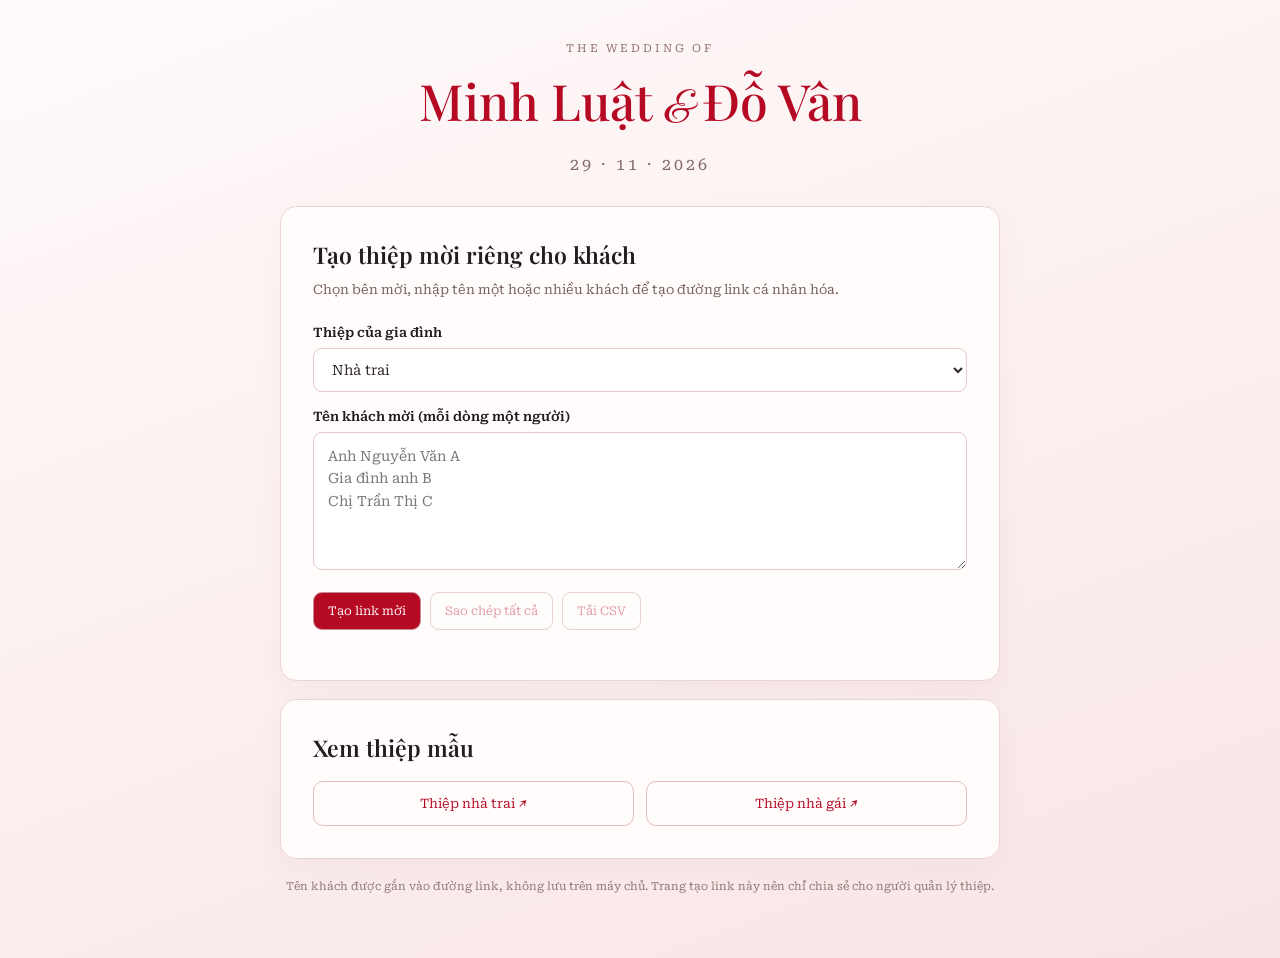
<file: index.html>
<!doctype html><html lang="vi"><head><meta charset="utf-8"><meta name="viewport" content="width=device-width,initial-scale=1"><meta name="theme-color" content="#fff5f4"><title>Thiệp cưới Minh Luật & Đỗ Vân</title><link rel="preconnect" href="https://fonts.googleapis.com"><link rel="preconnect" href="https://fonts.gstatic.com" crossorigin><link href="https://fonts.googleapis.com/css2?family=Great+Vibes&family=Playfair+Display:wght@400;500;600;700&family=Roboto+Serif:wght@400;500;600&display=swap" rel="stylesheet"><link rel="stylesheet" href="./style.css?v=5"></head><body class="home-body"><main class="dashboard"><div class="dashboard-top"><div class="tiny-label">THE WEDDING OF</div><h1>Minh Luật <span>&</span> Đỗ Vân</h1><p>29 · 11 · 2026</p></div><section class="panel"><h2>Tạo thiệp mời riêng cho khách</h2><p class="sub">Chọn bên mời, nhập tên một hoặc nhiều khách để tạo đường link cá nhân hóa.</p><label for="side">Thiệp của gia đình</label><select id="side"><option value="trai">Nhà trai</option><option value="gai">Nhà gái</option></select><label for="guests">Tên khách mời (mỗi dòng một người)</label><textarea id="guests" rows="5" placeholder="Anh Nguyễn Văn A
Gia đình anh B
Chị Trần Thị C"></textarea><div class="button-row"><button class="primary" id="generate">Tạo link mời</button><button id="copyAll" disabled>Sao chép tất cả</button><button id="downloadCsv" disabled>Tải CSV</button></div><div id="results" class="results" aria-live="polite"></div></section><section class="panel quick"><h2>Xem thiệp mẫu</h2><div class="quick-links"><a href="./nha-trai.html">Thiệp nhà trai ↗</a><a href="./nha-gai.html">Thiệp nhà gái ↗</a></div></section><p class="footnote">Tên khách được gắn vào đường link, không lưu trên máy chủ. Trang tạo link này nên chỉ chia sẻ cho người quản lý thiệp.</p></main><script src="./generator.js?v=5"></script></body></html>
</file>
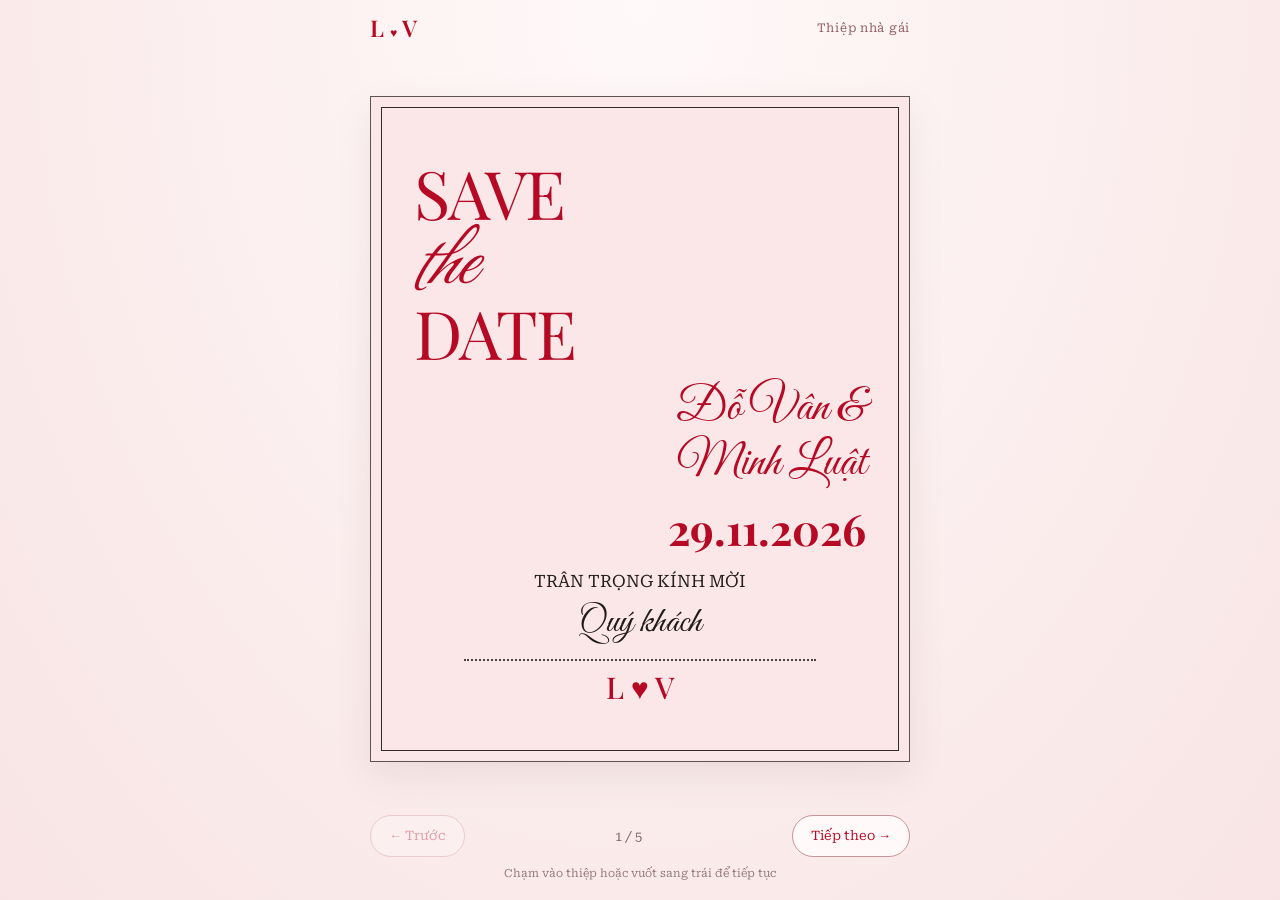
<file: nha-gai.html>
<!doctype html><html lang="vi"><head><meta charset="utf-8"><meta name="viewport" content="width=device-width,initial-scale=1"><meta name="theme-color" content="#fff5f4"><title>Thiệp cưới Minh Luật & Đỗ Vân</title><link rel="preconnect" href="https://fonts.googleapis.com"><link rel="preconnect" href="https://fonts.gstatic.com" crossorigin><link href="https://fonts.googleapis.com/css2?family=Great+Vibes&family=Playfair+Display:wght@400;500;600;700&family=Roboto+Serif:wght@400;500;600&display=swap" rel="stylesheet"><link rel="stylesheet" href="./style.css?v=12"><meta name="wedding-side" content="gai"></head><body><main class="app"><header class="toolbar"><a class="brand" href="./index.html">L <span>♥</span> V</a><span class="family-label" id="familyLabel"></span></header><div class="scene" id="scene" tabindex="0" role="button" aria-label="Chạm để mở thiệp"><section class="view" id="view" aria-live="polite"></section></div><footer class="controls"><button id="prev">← Trước</button><span id="counter">1 / 5</span><button id="next">Tiếp theo →</button></footer><p class="hint">Chạm vào thiệp hoặc vuốt sang trái để tiếp tục</p></main><script src="./script.js?v=12"></script></body></html>
</file>
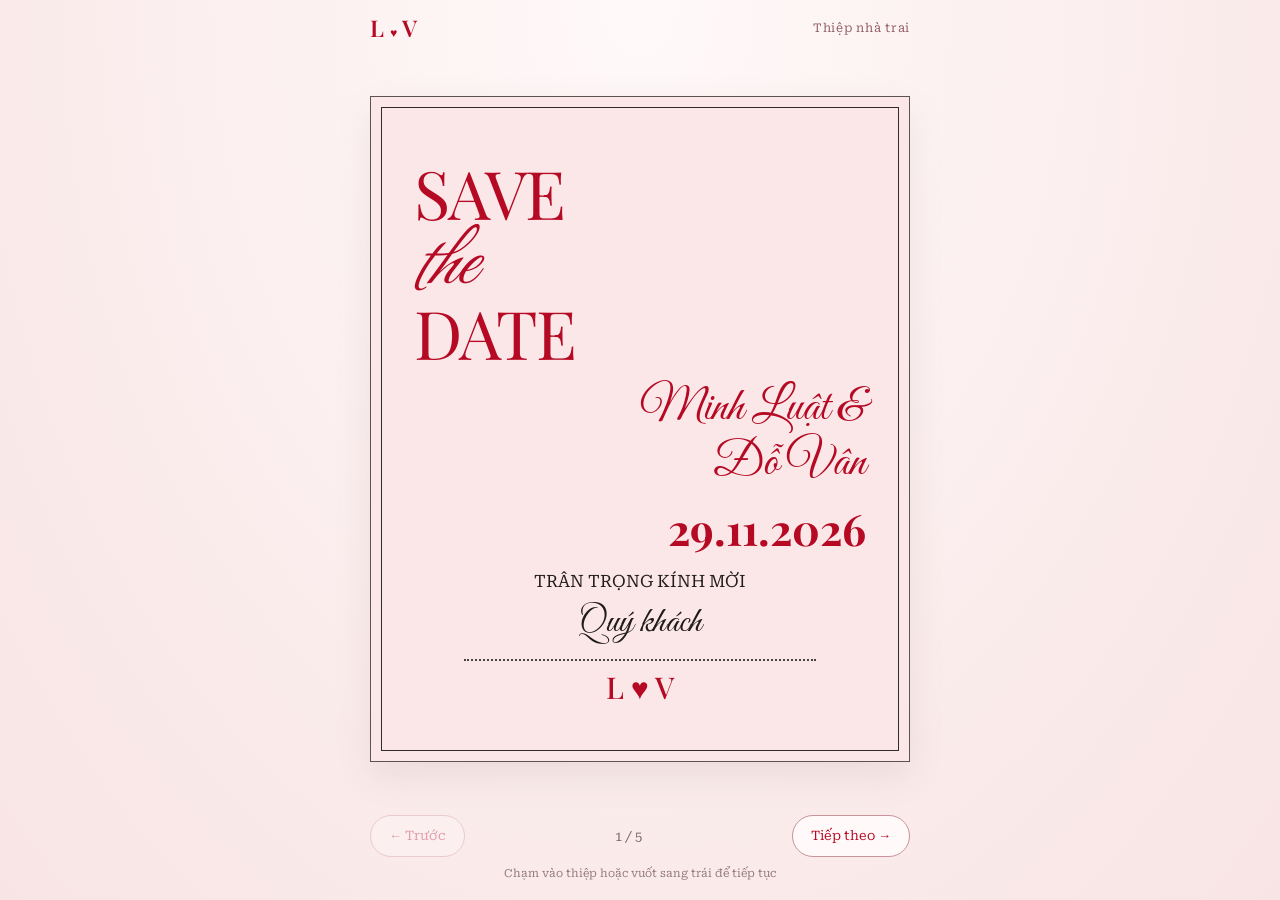
<file: nha-trai.html>
<!doctype html><html lang="vi"><head><meta charset="utf-8"><meta name="viewport" content="width=device-width,initial-scale=1"><meta name="theme-color" content="#fff5f4"><title>Thiệp cưới Minh Luật & Đỗ Vân</title><link rel="preconnect" href="https://fonts.googleapis.com"><link rel="preconnect" href="https://fonts.gstatic.com" crossorigin><link href="https://fonts.googleapis.com/css2?family=Great+Vibes&family=Playfair+Display:wght@400;500;600;700&family=Roboto+Serif:wght@400;500;600&display=swap" rel="stylesheet"><link rel="stylesheet" href="./style.css?v=12"><meta name="wedding-side" content="trai"></head><body><main class="app"><header class="toolbar"><a class="brand" href="./index.html">L <span>♥</span> V</a><span class="family-label" id="familyLabel"></span></header><div class="scene" id="scene" tabindex="0" role="button" aria-label="Chạm để mở thiệp"><section class="view" id="view" aria-live="polite"></section></div><footer class="controls"><button id="prev">← Trước</button><span id="counter">1 / 5</span><button id="next">Tiếp theo →</button></footer><p class="hint">Chạm vào thiệp hoặc vuốt sang trái để tiếp tục</p></main><script src="./script.js?v=12"></script></body></html>
</file>
<file: style.css>
:root{--red:#b50924;--pink:#fbe7e7;--ink:#231d1d;--paper:#fffdfb}*{box-sizing:border-box}html,body{margin:0;min-height:100%;font-family:'Roboto Serif',Georgia,serif;color:var(--ink)}body{background:radial-gradient(ellipse at top,#fff9f9 0%,#f8e4e4 100%)}button{font:inherit;cursor:pointer}.app{min-height:100dvh;display:flex;flex-direction:column;align-items:center;padding:12px 12px 20px}.toolbar{width:min(100%,540px);display:flex;align-items:center;justify-content:space-between;gap:12px;margin-bottom:12px}.brand{font:600 23px 'Playfair Display',serif;color:var(--red)}.brand span{font-size:12px}.side-switch{display:flex;background:#fff;border:1px solid #e5c6c6;border-radius:30px;padding:3px}.side-switch button{border:0;background:transparent;padding:8px 14px;border-radius:24px;font-size:12px}.side-switch button.active{background:var(--red);color:white}.scene{flex:1;width:min(100%,540px);min-height:0;display:grid;place-items:center;outline:none;perspective:1100px}.view{width:100%;height:min(74dvh,760px);min-height:460px;position:relative;display:grid;place-items:center;animation:appear .55s ease both}@keyframes appear{from{opacity:0;transform:translateY(14px) scale(.98)}to{opacity:1;transform:none}}.card{position:relative;width:100%;height:100%;overflow:hidden;border:1px solid #5d5353;background:var(--paper);box-shadow:0 14px 35px #653d3d18;padding:clamp(20px,6%,40px)}.card:after{content:'';position:absolute;inset:10px;border:1px solid #332b2b;pointer-events:none}.cover{background:var(--pink);display:flex;flex-direction:column;justify-content:space-between;padding:12% 8% 10%;text-align:center}.save{font-family:'Playfair Display',serif;font-size:clamp(35px,9vw,67px);line-height:.94;color:var(--red);align-self:flex-start;text-align:left;letter-spacing:-2px}.save em{font-family:'Great Vibes',cursive;font-weight:400;font-size:1.15em;letter-spacing:0}.cover-middle{align-self:flex-end;text-align:right;width:100%;margin-top:20px}.names-script{font:clamp(35px,8vw,60px) 'Great Vibes',cursive;color:var(--red);line-height:1.15}.cover-date{font:700 clamp(29px,7vw,48px) 'Playfair Display',serif;color:var(--red);margin:8px 0 14px}.invite-label{font-size:clamp(12px,3vw,17px)}.dotted{border-bottom:2px dotted #444;width:70%;margin:28px 0 0 auto}.monogram{font:500 30px 'Playfair Display',serif;color:var(--red)}.opened{width:100%;height:78%;position:relative;display:grid;place-items:end center}.envelope-back{position:absolute;inset:24% 3% 5%;background:#f4cfd0;border:1px solid #c68e93;box-shadow:0 14px 30px #75484826}.envelope-back:before{content:'';position:absolute;top:-29%;left:0;width:100%;height:52%;background:#f9dddd;clip-path:polygon(0 100%,50% 0,100% 100%);border-bottom:1px solid #c68e93;animation:flap 1s ease both;transform-origin:bottom}@keyframes flap{from{transform:rotateX(170deg)}to{transform:rotateX(0)}}.stack{position:absolute;width:67%;height:72%;top:1%;left:16.5%}.mini{position:absolute;width:100%;height:100%;border:1px solid #cba9a9;background:white;box-shadow:0 6px 12px #4d202026;display:flex;flex-direction:column;align-items:center;justify-content:center;gap:18px;color:var(--red)}.mini:nth-child(1){transform:rotate(-10deg) translate(-18px,16px)}.mini:nth-child(2){transform:rotate(7deg) translate(17px,8px);background:var(--pink)}.mini:nth-child(3){transform:rotate(0);background:#fffafa}.mini b{font:700 28px 'Playfair Display',serif}.mini span{font:35px 'Great Vibes',cursive}.envelope-front{position:absolute;inset:53% 3% 5%;background:#f9dddd;clip-path:polygon(0 0,50% 52%,100% 0,100% 100%,0 100%);border-bottom:1px solid #d7a3a3}.opened-caption{position:absolute;bottom:0;color:#8b4545;font-size:12px}.ceremony{background:var(--pink);display:flex;flex-direction:column;justify-content:flex-end;gap:clamp(12px,3vh,30px);padding:10% 9% 12%}.double-happiness{position:absolute;right:-10%;top:-10%;font-family:serif;font-size:clamp(220px,75vw,450px);line-height:1;color:#fff;opacity:.93;pointer-events:none}.ceremony>*:not(.double-happiness){z-index:1}.eyebrow{font-size:clamp(15px,3.7vw,24px);font-weight:700;letter-spacing:1px}.couple-large{font:600 clamp(43px,10vw,76px)/1.2 'Playfair Display',serif;color:var(--red);text-transform:uppercase;overflow-wrap:break-word}.detail{font-size:clamp(13px,3.4vw,21px);line-height:1.65;letter-spacing:.4px}.detail strong{font-weight:700}.detail .address{font-size:.94em}.reception{display:flex;flex-direction:column;justify-content:space-around;align-items:center;text-align:center;gap:8px;padding:9% 7%}.reception .names-script{font-size:clamp(44px,10vw,74px)}.reception .date-big{font:700 clamp(38px,9vw,65px) 'Playfair Display',serif;color:var(--red)}.reception p{margin:0;font-size:clamp(13px,3vw,19px);line-height:1.55}.reception .venue{font:700 clamp(32px,8vw,55px) 'Playfair Display',serif;color:var(--red)}.reception .script-note{font:clamp(26px,6vw,43px) 'Great Vibes',cursive;color:var(--red)}.parents{display:grid;grid-template-columns:1fr 1fr;gap:10px;width:100%;margin-top:6px}.parents p{font-size:clamp(11px,2.6vw,16px);line-height:1.6}.qr-card{display:flex;flex-direction:column;justify-content:center;align-items:center;text-align:center;gap:22px;background:var(--pink)}.qr-card h2{font:600 clamp(30px,7vw,48px) 'Playfair Display',serif;color:var(--red);margin:0}.qr-card img{width:min(55%,230px);aspect-ratio:1;background:white;padding:10px}.qr-card p{line-height:1.7;font-size:clamp(13px,3vw,18px);margin:0}.map-link{display:inline-block;background:var(--red);color:#fff;text-decoration:none;padding:13px 22px;border-radius:30px;font-size:14px}.controls{display:flex;align-items:center;justify-content:space-between;width:min(100%,540px);padding:12px 0 0;gap:10px}.controls button{border:1px solid #c99499;background:#fff9f9;color:var(--red);border-radius:30px;padding:12px 18px;font-size:13px}.controls button:disabled{opacity:.35;cursor:default}.controls span{font-size:13px;color:#7e6262}.hint{font-size:11px;color:#927676;text-align:center;margin:10px 0 0}@media(max-width:420px){.app{padding:8px 9px 14px}.toolbar{margin-bottom:8px}.view{height:min(76dvh,680px);min-height:420px}.card{padding:22px}.cover{padding:14% 8% 11%}.ceremony{padding:12% 8%}.reception{padding:11% 6%}.reception p{font-size:12px}.parents p{font-size:11px}.dotted{margin-top:16px}.reception .names-script{font-size:48px}.reception .date-big{font-size:43px}.reception .venue{font-size:37px}}@media(max-height:720px){.view{height:72dvh;min-height:390px}.ceremony{gap:10px}.reception{gap:3px}.reception .names-script{font-size:42px}.reception .date-big{font-size:38px}.reception .venue{font-size:32px}.reception .script-note{font-size:26px}}

/* V2: chữ thanh thoát, gọn hơn trên mọi kích thước */
.brand{text-decoration:none}.family-label{font-size:12px;color:#8e5b62;letter-spacing:.06em}
.ceremony{gap:clamp(10px,2.4vh,22px)}.eyebrow{font-size:clamp(14px,3.2vw,19px)}
.couple-large{font-size:clamp(35px,8.2vw,61px);line-height:1.24;font-weight:500;letter-spacing:-.025em}
.detail{font-size:clamp(12px,2.8vw,17px);line-height:1.75;letter-spacing:0}
.reception .names-script{font-size:clamp(37px,8vw,60px)}
.reception p{font-size:clamp(11px,2.5vw,15px);line-height:1.55}
.reception .date-big{font-size:clamp(32px,7vw,50px)}
.reception .venue{font-size:clamp(28px,6.5vw,45px)}
.reception .script-note{font-size:clamp(24px,5vw,35px)}
.parents p{font-size:clamp(10px,2.2vw,13px)}
.guest-name{margin-top:12px;font-size:clamp(14px,3vw,19px);font-weight:600;overflow-wrap:anywhere}
.guest-reception{font-weight:600;color:var(--red);overflow-wrap:anywhere}
@media(max-width:420px){.couple-large{font-size:clamp(33px,9vw,42px)}.detail{font-size:12px}.reception p{font-size:11px}.reception .names-script{font-size:39px}.reception .date-big{font-size:34px}.reception .venue{font-size:31px}.parents p{font-size:10px}}
/* Trang quản lý tạo link */
.home-body{background:linear-gradient(160deg,#fffafa,#f8e5e5);min-height:100dvh}
.dashboard{width:min(100% - 28px,720px);margin:0 auto;padding:42px 0 50px}
.dashboard-top{text-align:center;margin-bottom:32px}.tiny-label{font-size:11px;letter-spacing:.26em;color:#8d6b6b}
.dashboard-top h1{font:500 clamp(30px,7vw,50px) 'Playfair Display',serif;color:var(--red);margin:12px 0}.dashboard-top h1 span{font:45px 'Great Vibes',cursive}
.dashboard-top p{letter-spacing:.2em;color:#80686a}.panel{border:1px solid #ecd3d3;background:#fffdfcf0;border-radius:16px;padding:clamp(20px,5vw,32px);margin-bottom:18px;box-shadow:0 10px 30px #673c3c0a}
.panel h2{font:600 23px 'Playfair Display',serif;margin:0 0 9px}.sub{font-size:13px;line-height:1.7;color:#745e5e;margin:0 0 24px}
.panel label{display:block;font-size:13px;font-weight:600;margin:17px 0 8px}.panel select,.panel textarea{width:100%;border:1px solid #e5c8c8;border-radius:9px;background:#fff;padding:12px 14px;color:#302626;font:14px/1.6 'Roboto Serif',serif;outline-color:#bc7c87}.panel textarea{resize:vertical;min-height:115px}
.button-row{display:flex;gap:9px;flex-wrap:wrap;margin-top:18px}.button-row button,.result-row button{border:1px solid #c68d95;background:#fff;border-radius:9px;color:var(--red);padding:11px 14px;font-size:12px}.button-row .primary{background:var(--red);color:white}.button-row button:disabled{opacity:.4;cursor:not-allowed}
.results{margin-top:18px}.result-row{border-top:1px solid #f1e2e2;padding:13px 0;display:flex;gap:10px;justify-content:space-between;align-items:center}.result-row strong{font-size:13px;display:block;margin-bottom:5px}.result-row a{font-size:11px;overflow-wrap:anywhere;color:#9e2335;text-decoration:none}.result-row button{flex-shrink:0}.quick-links{display:grid;grid-template-columns:1fr 1fr;gap:12px;margin-top:18px}.quick-links a{text-align:center;padding:14px 8px;border:1px solid #e5b9bf;border-radius:10px;text-decoration:none;color:var(--red);font-size:13px}.footnote{font-size:11px;color:#8d7272;line-height:1.8;text-align:center}
@media(max-width:480px){.dashboard{padding-top:25px}.result-row{align-items:flex-start}.result-row button{padding:9px}.quick-links{grid-template-columns:1fr}}

/* V3: tên tách dòng, nội dung tiệc không bị tràn, thiệp trong phong bì có chuyển động */
.cover-names{display:flex;flex-direction:column;align-items:flex-end;gap:0;font-size:clamp(33px,7vw,51px);line-height:1.02;white-space:nowrap}.cover-names .name-amp{font-family:'Playfair Display',serif;font-size:.43em;line-height:1.1;margin:0 30% 0 0}.cover-middle{margin-top:10px}.cover-date{font-size:clamp(28px,6vw,43px)}
.mini{overflow:hidden;gap:10px;animation:cardFloat 3.8s ease-in-out infinite alternate;transition:filter .3s}.mini:nth-child(1){animation-delay:-1.4s}.mini:nth-child(2){animation-delay:-.7s}.mini:nth-child(3){animation-delay:0s}.mini:after{content:'✦';position:absolute;right:13px;top:14px;color:#cfadb0;font-size:22px;opacity:.5;animation:twinkle 2.6s ease-in-out infinite alternate}.mini-kicker{font-size:clamp(9px,2vw,12px);letter-spacing:.15em;color:#b9818b;opacity:.72}.mini b{font-size:clamp(21px,5vw,29px)}.mini span{font-size:clamp(25px,6vw,36px)}.mini-detail{font-size:clamp(8px,1.8vw,11px);color:#b7858b;opacity:.65;text-align:center;padding:0 8px}.mini-qr{background:#fff9f8}.mini-party{background:#fff0f0}.mini-ceremony{background:#fffafa}@keyframes cardFloat{from{translate:0 0}to{translate:0 -10px}}@keyframes twinkle{from{opacity:.15;transform:scale(.7)}to{opacity:.8;transform:scale(1.1)}}
.reception{padding:8% 7% 9%;gap:clamp(3px,1vh,8px)}.reception .names-script{font-size:clamp(31px,6.5vw,49px);line-height:1.12}.reception p{font-size:clamp(10px,2.1vw,13px);line-height:1.4}.reception .date-big{font-size:clamp(31px,6vw,44px)}.reception .venue{font-size:clamp(27px,5.6vw,40px)}.reception .script-note{font-size:clamp(24px,4.8vw,34px);line-height:1.1}.parents{gap:12px;margin-top:4px;align-items:start}.parents p{font-size:clamp(9px,1.9vw,12px);line-height:1.45;overflow-wrap:break-word}.parents strong{display:inline-block;margin-bottom:4px}.reception .dotted{margin-top:3px!important}
@media(max-width:420px){.cover-names{font-size:clamp(30px,8vw,39px)}.cover-names .name-amp{font-size:.4em}.reception{padding:8% 6%;gap:3px}.reception .names-script{font-size:clamp(29px,8vw,37px)}.reception p{font-size:clamp(9px,2.6vw,11px);line-height:1.35}.reception .date-big{font-size:clamp(29px,8vw,36px)}.reception .venue{font-size:clamp(26px,7vw,32px)}.reception .script-note{font-size:clamp(23px,6vw,29px)}.parents p{font-size:clamp(8px,2.25vw,10px)}.mini-detail{font-size:8px}}
@media(max-height:740px){.reception{gap:2px;padding:7% 6%}.reception p{font-size:10px}.reception .names-script{font-size:34px}.reception .date-big{font-size:33px}.reception .venue{font-size:29px}.reception .script-note{font-size:25px}.parents p{font-size:9px}}
@media(prefers-reduced-motion:reduce){.mini,.mini:after{animation:none}}

/* V5: each full name occupies exactly one line on the envelope */
.cover .cover-names{display:flex;flex-direction:column;align-items:flex-end;gap:0;width:100%;font-size:clamp(29px,6.6vw,47px);line-height:1.17;white-space:normal;}
.cover .cover-name-line{display:block;white-space:nowrap;max-width:100%;font-family:'Great Vibes',cursive;}
@media(max-width:420px){.cover .cover-names{font-size:clamp(26px,7.4vw,35px);}}
@media(max-width:350px){.cover .cover-names{font-size:26px;}}

/* V6: tên khách mời cân giữa, nét viết tay màu đen trên cả phong bì và tờ tiệc */
.cover-middle .invite-label{text-align:center;margin-top:10px;}
.cover-middle .guest-calligraphy{width:100%;text-align:center;margin:7px auto 0;color:#201b1b;font-family:'Great Vibes',cursive;font-weight:400;font-size:clamp(25px,5.2vw,37px);line-height:1.4;letter-spacing:.01em;overflow-wrap:break-word;word-break:normal;}
.cover-middle .dotted{width:78%;margin:10px auto 0;}
.reception .guest-calligraphy{width:100%;max-width:100%;text-align:center;margin:0 auto;color:#201b1b;font-family:'Great Vibes',cursive;font-weight:400;font-size:clamp(23px,4.8vw,34px);line-height:1.3;letter-spacing:.01em;overflow-wrap:break-word;word-break:normal;}
@media(max-width:420px){.cover-middle .guest-calligraphy{font-size:clamp(23px,7vw,30px)}.reception .guest-calligraphy{font-size:clamp(22px,6.3vw,28px)}.cover-middle .dotted{margin-top:8px;}}

/* V9 – Lịch tháng 11 trên tờ thiệp phía trước phong bì */
.mini.mini-ceremony{justify-content:flex-start;padding:clamp(10px,2.8vw,22px) clamp(8px,2vw,16px);gap:0;}
.calendar-preview{display:flex;flex-direction:column;align-items:center;width:100%;height:100%;color:#3d292d;overflow:hidden;}
.calendar-title{font:clamp(20px,5.5vw,37px)/1.3 'Great Vibes',cursive;text-align:center;color:#2d2021;white-space:nowrap;margin-top:2%;}
.calendar-month{font:500 clamp(8px,1.7vw,12px) 'Playfair Display',serif;letter-spacing:.18em;color:#b50924;margin:4% 0 6%;}
.calendar-grid{display:grid;grid-template-columns:repeat(7,minmax(0,1fr));grid-template-rows:repeat(6,minmax(0,1fr));width:100%;flex:1;align-items:center;justify-items:center;column-gap:0;row-gap:0;}
.cal-weekday{font:500 clamp(7px,1.55vw,11px) Georgia,serif;color:#8b6870;}
.cal-blank{width:100%;}
.cal-day{display:flex;flex-direction:column;align-items:center;justify-content:center;position:relative;width:100%;height:100%;font:clamp(8px,1.9vw,13px) 'Playfair Display',serif;color:#33262b;}
.cal-number{display:grid;place-items:center;width:clamp(18px,4.6vw,34px);height:clamp(18px,4.6vw,34px);border:1.5px solid transparent;border-radius:50%;}
.cal-day.cal-mark .cal-number{border-color:#ce8290;color:#b50924;font-weight:700;}
.cal-day small{position:absolute;top:calc(50% + clamp(10px,2.5vw,19px));font:clamp(5px,1.1vw,8px) Georgia,serif;white-space:nowrap;color:#8d555f;}
.cal-day.cal-sunday:not(.cal-mark) .cal-number{color:#b50924;}
.calendar-caption{font:clamp(7px,1.4vw,10px) Georgia,serif;color:#9a7079;text-align:center;margin-top:7%;line-height:1.4;}
@media(max-width:420px){.mini.mini-ceremony{padding:10px 7px}.calendar-title{font-size:clamp(18px,6vw,25px)}.calendar-month{margin:3% 0 5%;}.cal-day small{font-size:5px}.calendar-caption{font-size:7px}}
@media(prefers-reduced-motion:reduce){.mini{animation:none}}

/* V10: editorial Save the Date calendar, adapted from reference image; original pink/red palette */
.mini.mini-ceremony{padding:0!important;overflow:hidden;justify-content:stretch;background:#fff9f9!important;}
.editorial-calendar{display:flex;width:100%;height:100%;min-width:0;overflow:hidden;color:var(--red);background:#fff9f9;}
.editorial-vertical{writing-mode:vertical-rl;transform:rotate(180deg);font:700 clamp(19px,5.6vw,40px)/1 'Playfair Display',Georgia,serif;letter-spacing:-.045em;white-space:nowrap;display:flex;justify-content:center;align-items:center;width:22%;flex-shrink:0;padding:7px 2px;color:var(--red);}
.editorial-main{flex:1;min-width:0;display:flex;flex-direction:column;align-items:center;justify-content:flex-start;padding:11% 5% 8%;gap:0;}
.editorial-names{font:clamp(18px,5.4vw,39px)/1.35 'Great Vibes',cursive;white-space:nowrap;text-align:center;color:var(--red);margin-bottom:10%;}
.editorial-month{font:500 clamp(10px,2.4vw,17px)/1.3 'Playfair Display',serif;letter-spacing:.04em;white-space:nowrap;text-align:center;margin-bottom:9%;color:var(--red);}
.editorial-grid{display:grid;grid-template-columns:repeat(7,minmax(0,1fr));grid-template-rows:repeat(6,minmax(0,1fr));width:100%;flex:1;min-height:0;align-items:center;justify-items:center;}
.editorial-weekday{font:500 clamp(6px,1.25vw,9px) 'Playfair Display',serif;white-space:nowrap;color:#a3505f;}
.editorial-day{position:relative;width:100%;height:100%;display:flex;align-items:center;justify-content:center;font:clamp(8px,1.65vw,12px) 'Playfair Display',serif;color:#853847;}
.editorial-day>span:first-child{position:relative;z-index:2;}
.editorial-heart{position:absolute;z-index:1;font:clamp(20px,4.5vw,32px)/1 Georgia,serif;color:#edb1be;opacity:.9;top:50%;left:50%;transform:translate(-50%,-50%) rotate(-14deg);}
.editorial-mark>span:first-child{color:#8f0020;font-weight:700;}
.editorial-bottom{font:500 clamp(6px,1.25vw,9px)/1.4 'Playfair Display',serif;text-align:center;white-space:nowrap;margin-top:8%;letter-spacing:.03em;color:#9b5360;}
.editorial-bottom span{color:var(--red);padding:0 3px;}
.editorial-footer{font:clamp(12px,2.8vw,20px)/1.2 'Great Vibes',cursive;text-align:center;color:#a45b69;margin-top:5%;white-space:nowrap;}
@media(max-width:420px){.editorial-vertical{font-size:clamp(17px,6vw,25px)}.editorial-names{font-size:clamp(17px,5.5vw,24px)}.editorial-month{font-size:clamp(9px,2.5vw,12px)}.editorial-day{font-size:clamp(7px,2vw,9px)}.editorial-heart{font-size:clamp(17px,5vw,23px)}.editorial-footer{font-size:clamp(12px,3.4vw,16px)}}

/* V11: clear, upright calendar numerals and correct November 2026 grid */
.editorial-grid{grid-template-rows:repeat(7,minmax(0,1fr));align-content:stretch;}
.editorial-weekday{font-family:Arial,Helvetica,sans-serif!important;font-style:normal!important;font-weight:600!important;font-size:clamp(8px,1.5vw,11px)!important;line-height:1!important;}
.editorial-day{font-family:Arial,Helvetica,sans-serif!important;font-style:normal!important;font-weight:400!important;font-size:clamp(9px,1.9vw,13px)!important;line-height:1!important;}
.editorial-day>span:first-child{font-family:Arial,Helvetica,sans-serif!important;font-style:normal!important;letter-spacing:0!important;}
.editorial-mark>span:first-child{font-weight:700!important;}
@media(max-width:420px){.editorial-day{font-size:10px!important}.editorial-weekday{font-size:8px!important}}


/* V12: compact calendar matching the reference; override generic .mini span script font. */
.mini.mini-ceremony .editorial-main{padding:9% 5% 10%;gap:0;justify-content:flex-start;}
.mini.mini-ceremony .editorial-names{font-family:'Great Vibes',cursive;font-size:clamp(21px,4.7vw,34px);line-height:1.25;margin:0 0 8%;font-weight:400;}
.mini.mini-ceremony .editorial-month{font-family:'Playfair Display',Georgia,serif;font-size:clamp(10px,2vw,14px);line-height:1.25;margin:0 0 8%;letter-spacing:.04em;}
.mini.mini-ceremony .editorial-grid{display:grid;grid-template-columns:repeat(7,minmax(0,1fr));grid-template-rows:repeat(7,minmax(0,1fr));width:100%;height:auto;flex:0 0 auto;aspect-ratio:7/7.6;min-height:0;align-items:stretch;justify-items:stretch;gap:0;}
.mini.mini-ceremony .editorial-grid > span{min-width:0;min-height:0;}
.mini.mini-ceremony .editorial-weekday{display:flex;align-items:center;justify-content:center;font-family:Arial,Helvetica,sans-serif!important;font-size:clamp(7px,1.3vw,10px)!important;font-style:normal!important;font-weight:600!important;line-height:1!important;letter-spacing:0!important;color:#9b5360;}
.mini.mini-ceremony .editorial-day{display:flex;position:relative;align-items:center;justify-content:center;width:100%;height:100%;font-family:Georgia,'Times New Roman',serif!important;font-size:clamp(9px,1.6vw,12px)!important;font-style:normal!important;font-weight:400!important;line-height:1!important;color:#853847;}
.mini.mini-ceremony .editorial-day > span:first-child{position:relative;z-index:2;font-family:Georgia,'Times New Roman',serif!important;font-size:inherit!important;font-style:normal!important;font-weight:inherit!important;line-height:1!important;letter-spacing:0!important;}
.mini.mini-ceremony .editorial-mark > span:first-child{font-weight:700!important;color:#a00022;}
.mini.mini-ceremony .editorial-heart{position:absolute;z-index:1;top:50%;left:50%;transform:translate(-50%,-50%) rotate(-12deg);font-family:Georgia,serif!important;font-size:clamp(16px,3vw,22px)!important;line-height:1!important;color:#e7a1af;opacity:.8;}
.mini.mini-ceremony .editorial-bottom{font-family:Georgia,serif;font-size:clamp(6px,1.2vw,9px);line-height:1.35;margin-top:7%;white-space:normal;}
@media(max-width:420px){.mini.mini-ceremony .editorial-main{padding:9% 4% 8%}.mini.mini-ceremony .editorial-grid{aspect-ratio:7/8}.mini.mini-ceremony .editorial-day{font-size:10px!important}.mini.mini-ceremony .editorial-weekday{font-size:8px!important}}
</file>
